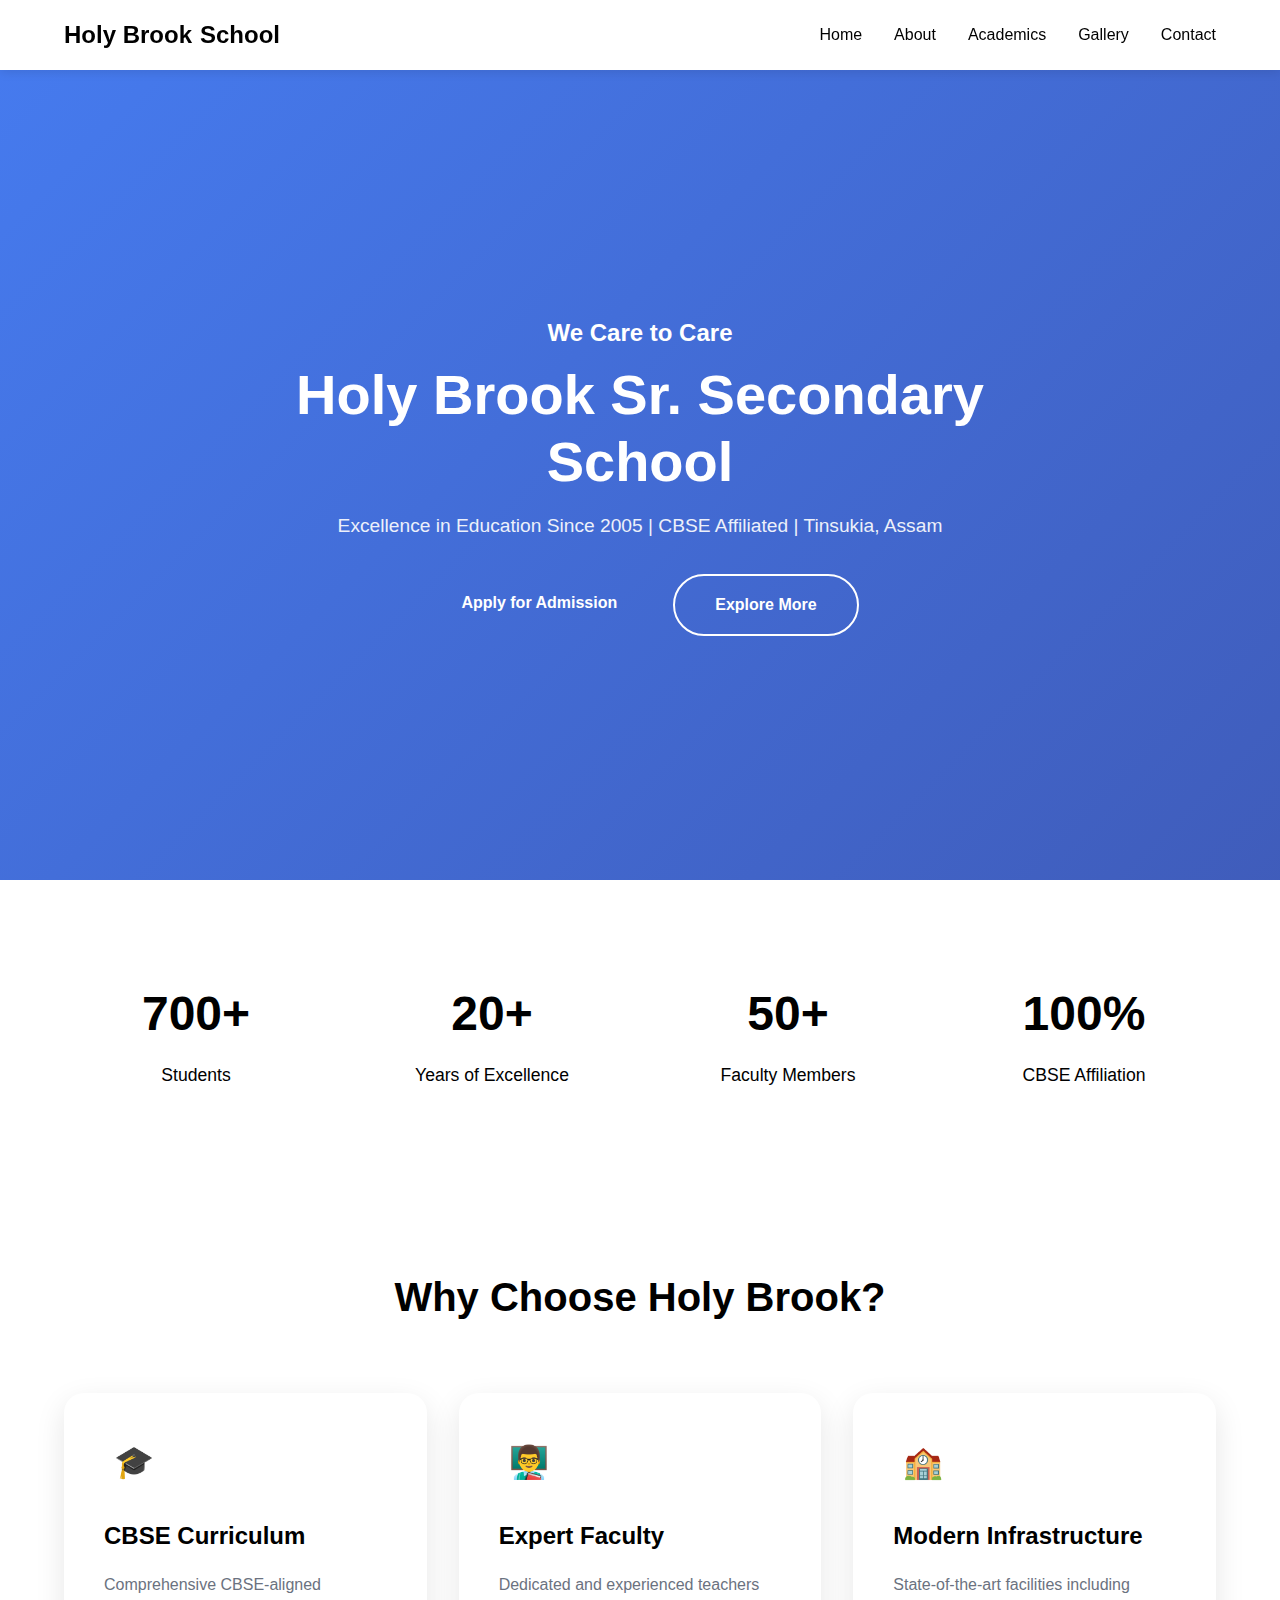
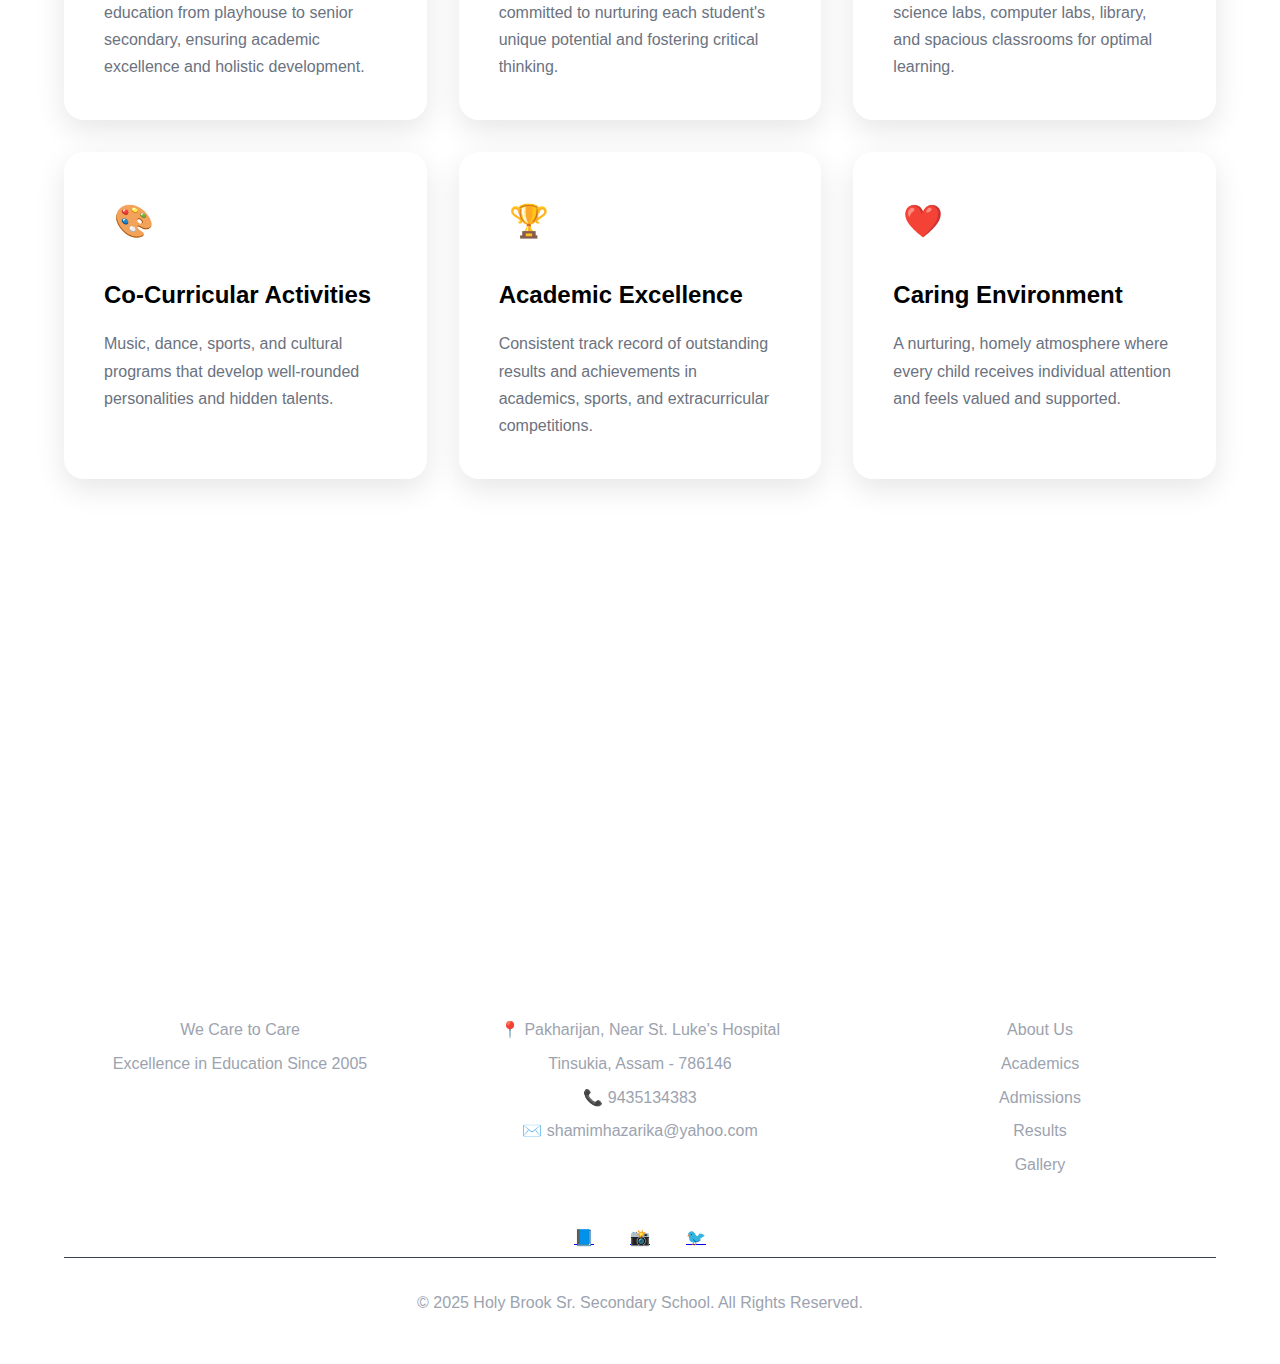
<file: hb-main/index.html>
<!DOCTYPE html>
<html lang="en">
<head>
    <meta charset="UTF-8">
    <meta name="viewport" content="width=device-width, initial-scale=1.0">
    <title>Holy Brook Sr. Secondary School - Tinsukia, Assam</title>
    <link rel="stylesheet" href="style.css">
    
</head>
<body>
    <!-- Navigation -->
    <nav>
        <div class="logo">
            Holy Brook <span>School</span>
        </div>
        <ul class="nav-links" id="navLinks">
            <li><a href="#home">Home</a></li>
            <li><a href="about.html" >About</a></li>
            <li><a href="#academics">Academics</a></li>
            <li><a href="gallery.html">Gallery</a></li>
            <li><a href="#contact">Contact</a></li>
        </ul>
        <div class="menu-toggle" id="menuToggle">
            <span></span>
            <span></span>
            <span></span>
        </div>
    </nav>

    <!-- Hero Section -->
    <section class="hero" id="home">
        <div class="hero-content">
            <div class="tagline">We Care to Care</div>
            <h1>Holy Brook Sr. Secondary School</h1>
            <p>Excellence in Education Since 2005 | CBSE Affiliated | Tinsukia, Assam</p>
            <div class="cta-buttons">
                <a href="#admissions" class="btn btn-primary">Apply for Admission</a>
                <a href="#about" class="btn btn-secondary">Explore More</a>
            </div>
        </div>
    </section>

    <!-- Stats Section -->
    <section class="stats">
        <div class="stat-card">
            <div class="stat-number">700+</div>
            <div class="stat-label">Students</div>
        </div>
        <div class="stat-card">
            <div class="stat-number">20+</div>
            <div class="stat-label">Years of Excellence</div>
        </div>
        <div class="stat-card">
            <div class="stat-number">50+</div>
            <div class="stat-label">Faculty Members</div>
        </div>
        <div class="stat-card">
            <div class="stat-number">100%</div>
            <div class="stat-label">CBSE Affiliation</div>
        </div>
    </section>

    <!-- Features Section -->
    <section class="features" id="academics">
        <h2 class="section-title">Why Choose Holy Brook?</h2>
        <div class="features-grid">
            <div class="feature-card">
                <div class="feature-icon">🎓</div>
                <h3>CBSE Curriculum</h3>
                <p>Comprehensive CBSE-aligned education from playhouse to senior secondary, ensuring academic excellence and holistic development.</p>
            </div>
            <div class="feature-card">
                <div class="feature-icon">👨‍🏫</div>
                <h3>Expert Faculty</h3>
                <p>Dedicated and experienced teachers committed to nurturing each student's unique potential and fostering critical thinking.</p>
            </div>
            <div class="feature-card">
                <div class="feature-icon">🏫</div>
                <h3>Modern Infrastructure</h3>
                <p>State-of-the-art facilities including science labs, computer labs, library, and spacious classrooms for optimal learning.</p>
            </div>
            <div class="feature-card">
                <div class="feature-icon">🎨</div>
                <h3>Co-Curricular Activities</h3>
                <p>Music, dance, sports, and cultural programs that develop well-rounded personalities and hidden talents.</p>
            </div>
            <div class="feature-card">
                <div class="feature-icon">🏆</div>
                <h3>Academic Excellence</h3>
                <p>Consistent track record of outstanding results and achievements in academics, sports, and extracurricular competitions.</p>
            </div>
            <div class="feature-card">
                <div class="feature-icon">❤️</div>
                <h3>Caring Environment</h3>
                <p>A nurturing, homely atmosphere where every child receives individual attention and feels valued and supported.</p>
            </div>
        </div>
    </section>
    

    <!-- CTA Section -->
    <section class="cta-section" id="admissions">
        <h2>Ready to Join Our Family?</h2>
        <p>Give your child the gift of quality education in a caring environment</p>
        <div class="cta-buttons">
            <a href="#contact" class="btn btn-primary">Enquire Now</a>
            <a href="#" class="btn btn-secondary">Download Prospectus</a>
        </div>
    </section>

    <!-- Footer -->
    <footer id="contact">
        <div class="footer-content">
            <div class="footer-section">
                <h3>Holy Brook School</h3>
                <p>We Care to Care</p>
                <p>Excellence in Education Since 2005</p>
            </div>
            <div class="footer-section">
                <h3>Contact Info</h3>
                <p>📍 Pakharijan, Near St. Luke's Hospital</p>
                <p>Tinsukia, Assam - 786146</p>
                <p>📞 9435134383</p>
                <p>✉️ shamimhazarika@yahoo.com</p>
            </div>
            <div class="footer-section">
                <h3>Quick Links</h3>
                <a href="#about">About Us</a>
                <a href="#academics">Academics</a>
                <a href="#admissions">Admissions</a>
                <a href="#">Results</a>
                <a href="#">Gallery</a>
            </div>
        </div>
        <div class="social-links">
            <a href="#">📘</a>
            <a href="#">📸</a>
            <a href="#">🐦</a>
        </div>
        <div class="copyright">
            <p>&copy; 2025 Holy Brook Sr. Secondary School. All Rights Reserved.</p>
        </div>
    </footer>

    <script>
        // Mobile Menu Toggle
        const menuToggle = document.getElementById('menuToggle');
        const navLinks = document.getElementById('navLinks');

        menuToggle.addEventListener('click', () => {
            navLinks.classList.toggle('active');
        });

        // Close menu when clicking on a link
        document.querySelectorAll('.nav-links a').forEach(link => {
            link.addEventListener('click', () => {
                navLinks.classList.remove('active');
            });
        });

        // Smooth scrolling
        document.querySelectorAll('a[href^="#"]').forEach(anchor => {
            anchor.addEventListener('click', function (e) {
                e.preventDefault();
                const target = document.querySelector(this.getAttribute('href'));
                if (target) {
                    target.scrollIntoView({
                        behavior: 'smooth',
                        block: 'start'
                    });
                }
            });
        });

        // Navbar scroll effect
        window.addEventListener('scroll', () => {
            const nav = document.querySelector('nav');
            if (window.scrollY > 50) {
                nav.style.boxShadow = '0 5px 20px rgba(0,0,0,0.15)';
            } else {
                nav.style.boxShadow = '0 2px 10px rgba(0,0,0,0.1)';
            }
        });

        // Animate elements on scroll
        const observerOptions = {
            threshold: 0.1,
            rootMargin: '0px 0px -100px 0px'
        };

        const observer = new IntersectionObserver((entries) => {
            entries.forEach(entry => {
                if (entry.isIntersecting) {
                    entry.target.style.animation = 'fadeInUp 0.8s ease forwards';
                }
            });
        }, observerOptions);

        document.querySelectorAll('.feature-card, .stat-card').forEach(el => {
            observer.observe(el);
        });
    </script>
</body>
</html>
</file>
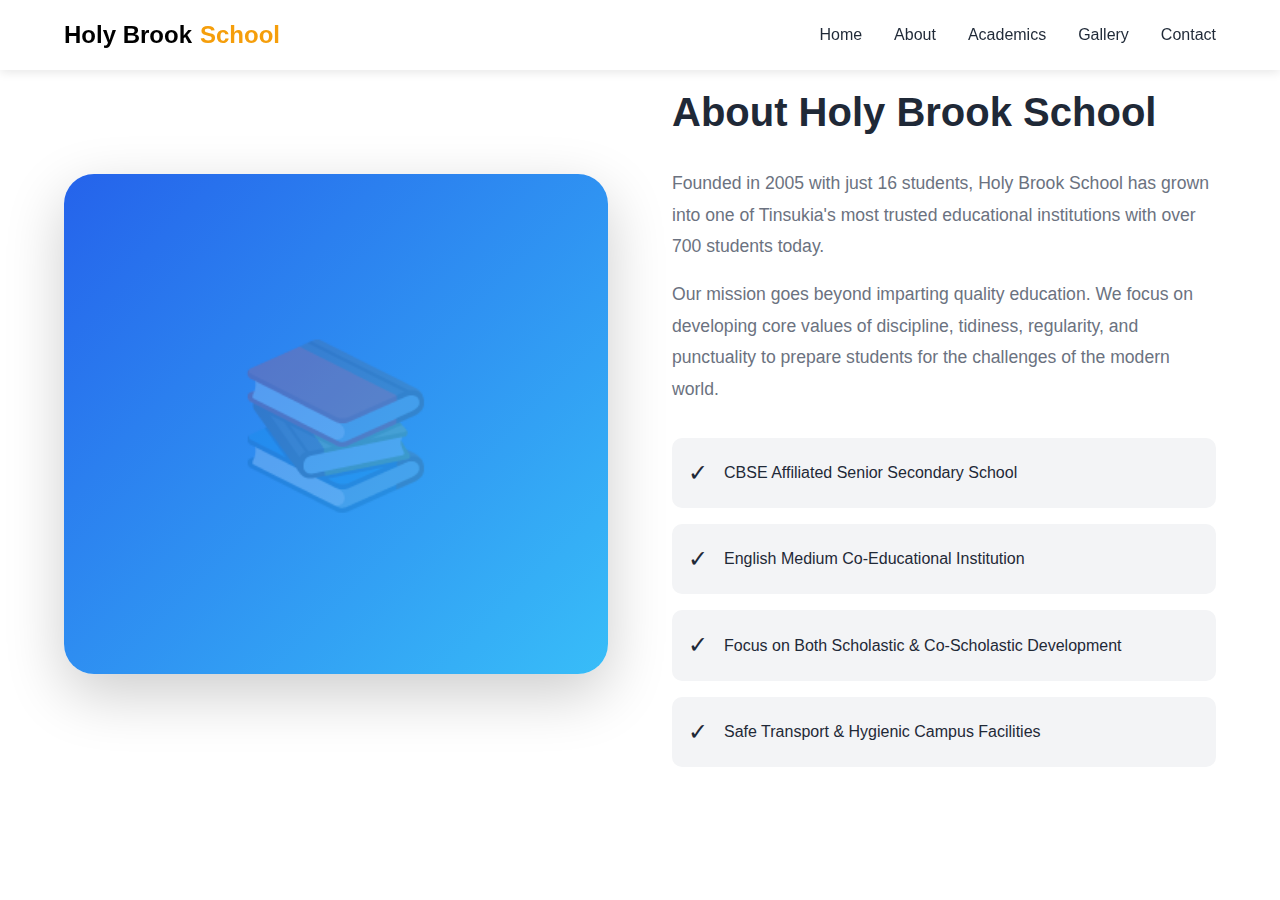
<file: about.html>
<!DOCTYPE html>
<html lang="en">
<head>
    <meta charset="UTF-8">
    <meta name="viewport" content="width=device-width, initial-scale=1.0">
    <title>Document</title>
    <link rel="stylesheet" href="style.css">
</head>
<body>
      <nav>
        <div class="logo">
            Holy Brook <span>School</span>
        </div>
        <ul class="nav-links" id="navLinks">
            <li><a href="#home">Home</a></li>
            <li><a href="about.html" >About</a></li>
            <li><a href="#academics">Academics</a></li>
            <li><a href="gallery.html">Gallery</a></li>
            <li><a href="#contact">Contact</a></li>
        </ul>
        <div class="menu-toggle" id="menuToggle">
            <span></span>
            <span></span>
            <span></span>
        </div>
    </nav>

    <section class="about" id="about">
        <div class="about-image"></div>
        <div class="about-content">
            <h2>About Holy Brook School</h2>
            <p>Founded in 2005 with just 16 students, Holy Brook School has grown into one of Tinsukia's most trusted educational institutions with over 700 students today.</p>
            <p>Our mission goes beyond imparting quality education. We focus on developing core values of discipline, tidiness, regularity, and punctuality to prepare students for the challenges of the modern world.</p>
            <div class="about-highlights">
                <div class="highlight-item">
                    <span class="highlight-icon">✓</span>
                    <span>CBSE Affiliated Senior Secondary School</span>
                </div>
                <div class="highlight-item">
                    <span class="highlight-icon">✓</span>
                    <span>English Medium Co-Educational Institution</span>
                </div>
                <div class="highlight-item">
                    <span class="highlight-icon">✓</span>
                    <span>Focus on Both Scholastic & Co-Scholastic Development</span>
                </div>
                <div class="highlight-item">
                    <span class="highlight-icon">✓</span>
                    <span>Safe Transport & Hygienic Campus Facilities</span>
                </div>
            </div>
        </div>
    </section>
</body>
</html>
</file>
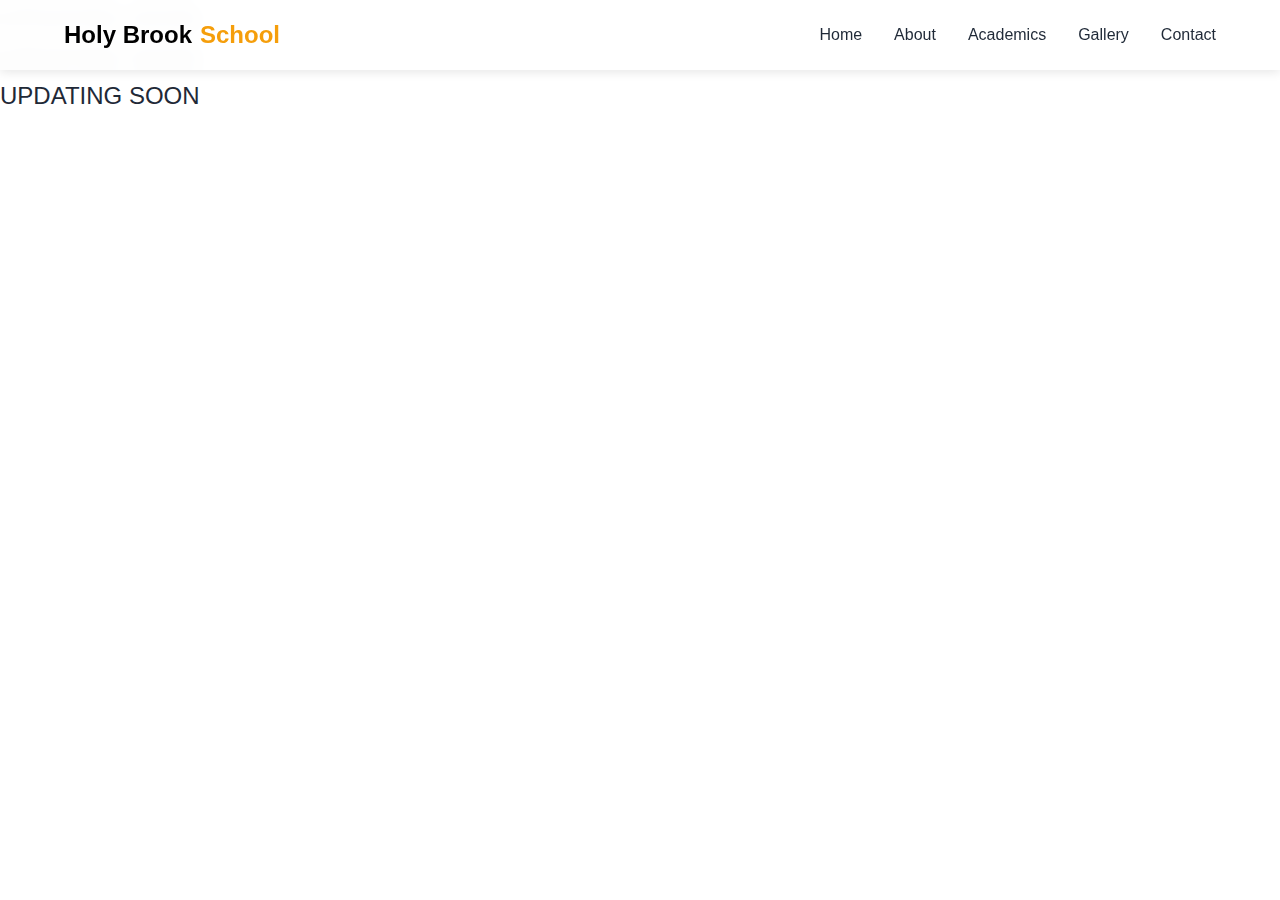
<file: gallery.html>
<!DOCTYPE html>
<html lang="en">
<head>
    <meta charset="UTF-8">
    <meta name="viewport" content="width=device-width, initial-scale=1.0">
    <title>Document</title>
    <link rel="stylesheet" href="style.css">
</head>
<body>
      <nav>
        <div class="logo">
            Holy Brook <span>School</span>
        </div>
        <ul class="nav-links" id="navLinks">
            <li><a href="#home">Home</a></li>
            <li><a href="about.html" >About</a></li>
            <li><a href="#academics">Academics</a></li>
            <li><a href="gallery.html">Gallery</a></li>
            <li><a href="#contact">Contact</a></li>
        </ul>
        <div class="menu-toggle" id="menuToggle">
            <span></span>
            <span></span>
            <span></span>
        </div>
    </nav>
    
    <style>h2{font-weight: 500;}</style>
    <h2> UPDATING SOON</h2><h2> UPDATING SOON</h2><h2> UPDATING SOON</h2>

</body>
</html>
</file>
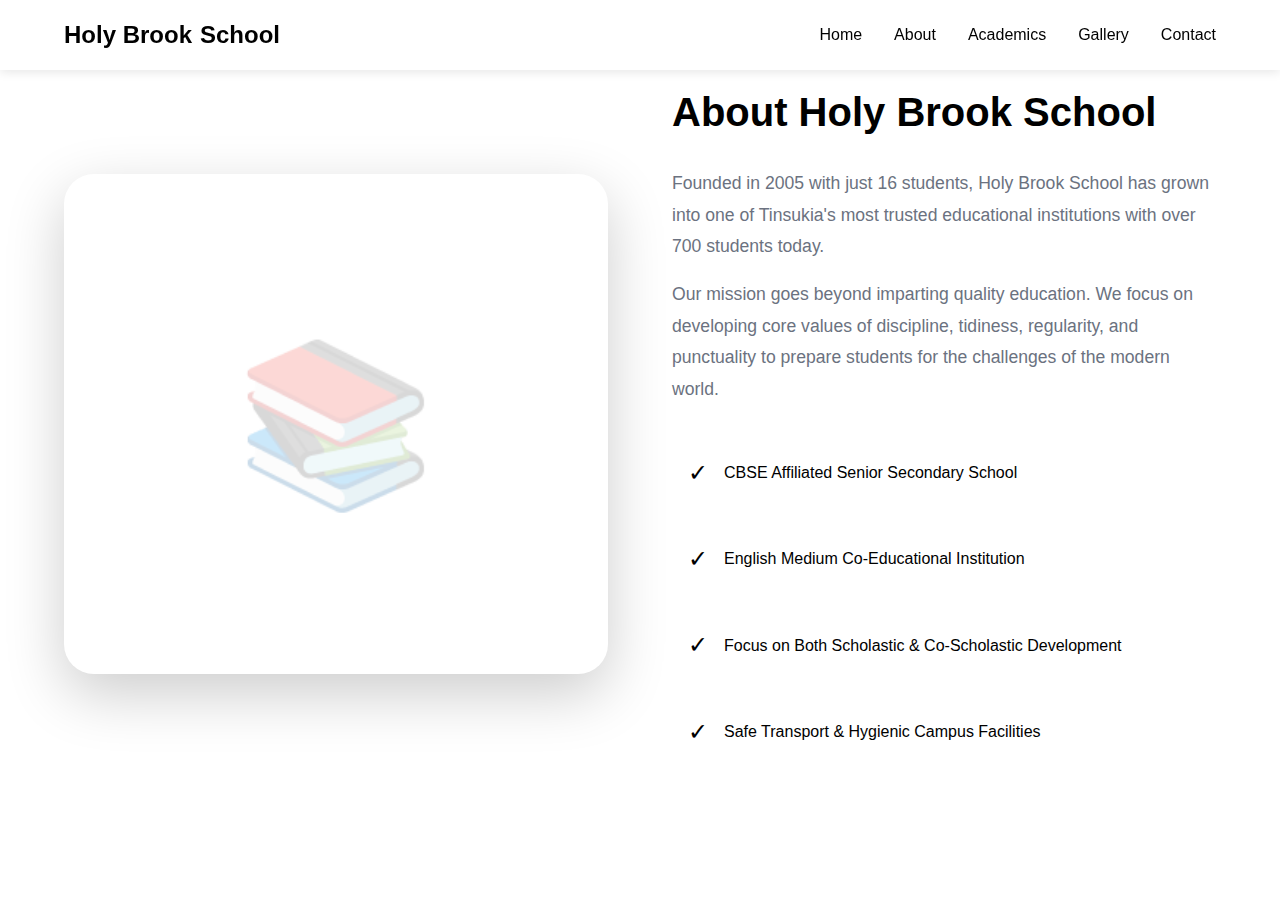
<file: hb-main/about.html>
<!DOCTYPE html>
<html lang="en">
<head>
    <meta charset="UTF-8">
    <meta name="viewport" content="width=device-width, initial-scale=1.0">
    <title>Document</title>
    <link rel="stylesheet" href="style.css">
</head>
<body>
      <nav>
        <div class="logo">
            Holy Brook <span>School</span>
        </div>
        <ul class="nav-links" id="navLinks">
            <li><a href="index.html">Home</a></li>
            <li><a href="about.html" >About</a></li>
            <li><a href="#academics">Academics</a></li>
            <li><a href="gallery.html">Gallery</a></li>
            <li><a href="index.html#contact">Contact</a></li>
        </ul>
        <div class="menu-toggle" id="menuToggle">
            <span></span>
            <span></span>
            <span></span>
        </div>
    </nav>

    <section class="about" id="about">
        <div class="about-image"></div>
        <div class="about-content">
            <h2>About Holy Brook School</h2>
            <p>Founded in 2005 with just 16 students, Holy Brook School has grown into one of Tinsukia's most trusted educational institutions with over 700 students today.</p>
            <p>Our mission goes beyond imparting quality education. We focus on developing core values of discipline, tidiness, regularity, and punctuality to prepare students for the challenges of the modern world.</p>
            <div class="about-highlights">
                <div class="highlight-item">
                    <span class="highlight-icon">✓</span>
                    <span>CBSE Affiliated Senior Secondary School</span>
                </div>
                <div class="highlight-item">
                    <span class="highlight-icon">✓</span>
                    <span>English Medium Co-Educational Institution</span>
                </div>
                <div class="highlight-item">
                    <span class="highlight-icon">✓</span>
                    <span>Focus on Both Scholastic & Co-Scholastic Development</span>
                </div>
                <div class="highlight-item">
                    <span class="highlight-icon">✓</span>
                    <span>Safe Transport & Hygienic Campus Facilities</span>
                </div>
            </div>
        </div>
    </section>
</body>
</html>
</file>
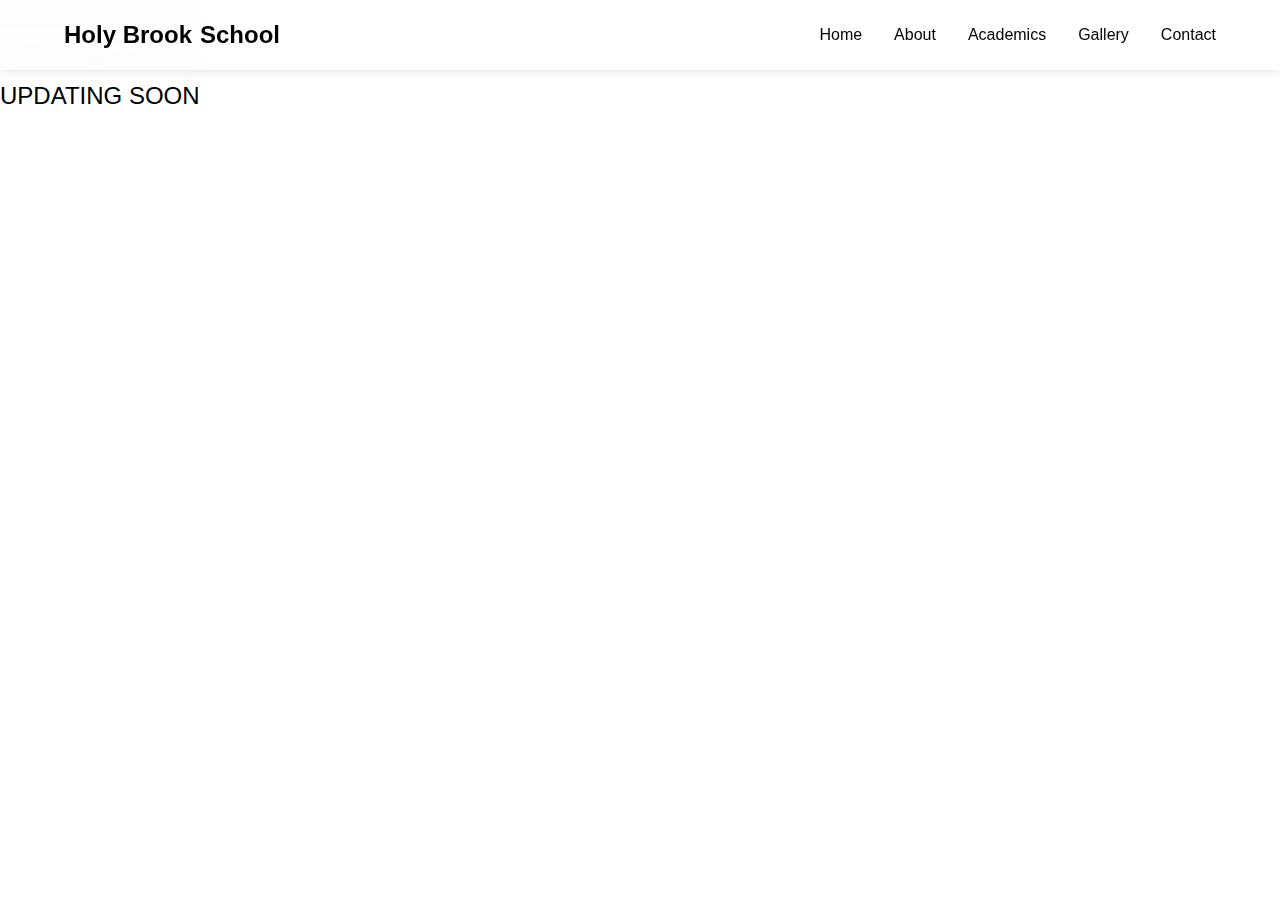
<file: hb-main/gallery.html>
<!DOCTYPE html>
<html lang="en">
<head>
    <meta charset="UTF-8">
    <meta name="viewport" content="width=device-width, initial-scale=1.0">
    <title>Document</title>
    <link rel="stylesheet" href="style.css">
</head>
<body>
      <nav>
        <div class="logo">
            Holy Brook <span>School</span>
        </div>
        <ul class="nav-links" id="navLinks">
            <li><a href="index.html">Home</a></li>
            <li><a href="about.html" >About</a></li>
            <li><a href="#academics">Academics</a></li>
            <li><a href="gallery.html">Gallery</a></li>
            <li><a href="index.html#contact">Contact</a></li>
        </ul>
        <div class="menu-toggle" id="menuToggle">
            <span></span>
            <span></span>
            <span></span>
        </div>
    </nav>
    
    <style>h2{font-weight: 500;}</style>
    <h2> UPDATING SOON</h2><h2> UPDATING SOON</h2><h2> UPDATING SOON</h2>

</body>

</html>
</file>
<file: hb-main/style.css>
* {
    margin: 0;
    padding: 0;
    box-sizing: border-box;
}


:root {
  /* Brand Colors */
  --primary-red: #D71920;
  --primary-black: #0B0B0B;
  --accent-yellow: #F4C430;

  /* Neutrals */
  --white: #FFFFFF;
  --light-grey: #F5F5F5;

  /* Text */
  --text-dark: #333333;
  --text-muted: #666666;

  /* UI */
  --border-radius: 6px;
  --transition: 0.3s ease;
}



body {
    font-family: 'Segoe UI', Tahoma, Geneva, Verdana, sans-serif;
    line-height: 1.6;
    color: var(--dark);
    overflow-x: hidden;
}

/* Navbar */
nav {
    position: fixed;
    top: 0;
    width: 100%;
    background: rgba(255, 255, 255, 0.95);
    backdrop-filter: blur(10px);
    padding: 1rem 5%;
    display: flex;
    justify-content: space-between;
    align-items: center;
    z-index: 1000;
    box-shadow: 0 2px 10px rgba(0,0,0,0.1);
    transition: all 0.3s ease;
}

.logo {
    font-size: 1.5rem;
    font-weight: 700;
    color: var(--primary);
    display: flex;
    align-items: center;
    gap: 0.5rem;
}

.logo span {
    color: var(--secondary);
}

.nav-links {
    display: flex;
    gap: 2rem;
    list-style: none;
}

.nav-links a {
    color: var(--dark);
    text-decoration: none;
    font-weight: 500;
    transition: color 0.3s ease;
    position: relative;
}

.nav-links a::after {
    content: '';
    position: absolute;
    bottom: -5px;
    left: 0;
    width: 0;
    height: 2px;
    background: var(--primary);
    transition: width 0.3s ease;
}

.nav-links a:hover::after {
    width: 100%;
}

.menu-toggle {
    display: none;
    flex-direction: column;
    cursor: pointer;
}

.menu-toggle span {
    width: 25px;
    height: 3px;
    background: var(--dark);
    margin: 3px 0;
    transition: 0.3s;
}

/* Hero Section */
.hero {
    margin-top: 70px;
    min-height: 90vh;
    background-image: url('https://www.hbstinsukia.com/attach/slider/02022020383626.jpg');
    background-size: cover;
    background-position: center;
    background-repeat: no-repeat;
    background-attachment: fixed;
    display: flex;
    align-items: center;
    justify-content: center;
    text-align: center;
    color: var(--white);
    padding: 2rem 5%;
    position: relative;
    overflow: hidden;
}

.hero::before {
    content: '';
    position: absolute;
    top: 0;
    left: 0;
    right: 0;
    bottom: 0;
    background: linear-gradient(135deg, rgba(37, 99, 235, 0.85) 0%, rgba(30, 64, 175, 0.85) 100%);
    z-index: 0;
}

.hero-content {
    max-width: 800px;
    z-index: 1;
    animation: fadeInUp 1s ease;
}

.hero h1 {
    font-size: 3.5rem;
    margin-bottom: 1rem;
    line-height: 1.2;
}

.hero .tagline {
    font-size: 1.5rem;
    margin-bottom: 0.5rem;
    color: var(--secondary);
    font-weight: 600;
}

.hero p {
    font-size: 1.2rem;
    margin-bottom: 2rem;
    opacity: 0.9;
}

.cta-buttons {
    display: flex;
    gap: 1rem;
    justify-content: center;
    flex-wrap: wrap;
}

.btn {
    padding: 1rem 2.5rem;
    border: none;
    border-radius: 50px;
    font-size: 1rem;
    font-weight: 600;
    cursor: pointer;
    transition: all 0.3s ease;
    text-decoration: none;
    display: inline-block;
}

.btn-primary {
    background: var(--secondary);
    color: var(--dark);
}

.btn-primary:hover {
    background: #d97706;
    transform: translateY(-3px);
    box-shadow: 0 10px 20px rgba(245, 158, 11, 0.3);
}

.btn-secondary {
    background: transparent;
    color: var(--white);
    border: 2px solid var(--white);
}

.btn-secondary:hover {
    background: var(--white);
    color: var(--primary);
    transform: translateY(-3px);
}

/* Stats Section */
.stats {
    padding: 4rem 5%;
    background: var(--white);
    display: grid;
    grid-template-columns: repeat(auto-fit, minmax(200px, 1fr));
    gap: 2rem;
    text-align: center;
}

.stat-card {
    padding: 2rem;
    transition: transform 0.3s ease;
}

.stat-card:hover {
    transform: translateY(-10px);
}

.stat-number {
    font-size: 3rem;
    font-weight: 700;
    color: var(--primary);
    margin-bottom: 0.5rem;
}

.stat-label {
    font-size: 1.1rem;
    color: var(--dark);
}

/* Features Section */
.features {
    padding: 5rem 5%;
    background: linear-gradient(to bottom, var(--white), var(--light));
}

.section-title {
    text-align: center;
    font-size: 2.5rem;
    color: var(--dark);
    margin-bottom: 3rem;
    position: relative;
}

.section-title::after {
    content: '';
    position: absolute;
    bottom: -10px;
    left: 50%;
    transform: translateX(-50%);
    width: 100px;
    height: 4px;
    background: var(--secondary);
    border-radius: 2px;
}

.features-grid {
    display: grid;
    grid-template-columns: repeat(auto-fit, minmax(280px, 1fr));
    gap: 2rem;
    margin-top: 4rem;
}

.feature-card {
    background: var(--white);
    padding: 2.5rem;
    border-radius: 20px;
    box-shadow: 0 10px 30px rgba(0,0,0,0.1);
    transition: all 0.3s ease;
    position: relative;
    overflow: hidden;
}

.feature-card::before {
    content: '';
    position: absolute;
    top: 0;
    left: 0;
    width: 100%;
    height: 5px;
    background: linear-gradient(90deg, var(--primary), var(--secondary));
}

.feature-card:hover {
    transform: translateY(-10px);
    box-shadow: 0 20px 40px rgba(0,0,0,0.15);
}

.feature-icon {
    width: 60px;
    height: 60px;
    background: linear-gradient(135deg, var(--primary), var(--accent));
    border-radius: 15px;
    display: flex;
    align-items: center;
    justify-content: center;
    font-size: 2rem;
    margin-bottom: 1.5rem;
}

.feature-card h3 {
    color: var(--dark);
    font-size: 1.5rem;
    margin-bottom: 1rem;
}

.feature-card p {
    color: #6b7280;
    line-height: 1.7;
}

/* About Section */
.about {
    padding: 5rem 5%;
    background: var(--white);
    display: grid;
    grid-template-columns: 1fr 1fr;
    gap: 4rem;
    align-items: center;
}

.about-image {
    width: 100%;
    height: 500px;
    background: linear-gradient(135deg, var(--primary) 0%, var(--accent) 100%);
    border-radius: 30px;
    box-shadow: 0 20px 60px rgba(0,0,0,0.2);
    position: relative;
    overflow: hidden;
}

.about-image::before {
    content: '📚';
    position: absolute;
    top: 50%;
    left: 50%;
    transform: translate(-50%, -50%);
    font-size: 10rem;
    opacity: 0.2;
}

.about-content h2 {
    font-size: 2.5rem;
    color: var(--dark);
    margin-bottom: 1.5rem;
}

.about-content p {
    color: #6b7280;
    font-size: 1.1rem;
    margin-bottom: 1rem;
    line-height: 1.8;
}

.about-highlights {
    display: grid;
    gap: 1rem;
    margin-top: 2rem;
}

.highlight-item {
    display: flex;
    align-items: center;
    gap: 1rem;
    padding: 1rem;
    background: var(--light);
    border-radius: 10px;
    transition: all 0.3s ease;
}

.highlight-item:hover {
    background: var(--primary);
    color: var(--white);
    transform: translateX(10px);
}

.highlight-icon {
    font-size: 1.5rem;
}

/* CTA Section */
.cta-section {
    padding: 5rem 5%;
    background: linear-gradient(135deg, var(--accent) 0%, var(--primary) 100%);
    text-align: center;
    color: var(--white);
}

.cta-section h2 {
    font-size: 2.5rem;
    margin-bottom: 1rem;
}

.cta-section p {
    font-size: 1.2rem;
    margin-bottom: 2rem;
    opacity: 0.9;
}

/* Footer */
footer {
    background: var(--dark);
    color: var(--white);
    padding: 3rem 5%;
    text-align: center;
}

.footer-content {
    display: grid;
    grid-template-columns: repeat(auto-fit, minmax(250px, 1fr));
    gap: 3rem;
    margin-bottom: 2rem;
}

.footer-section h3 {
    color: var(--secondary);
    margin-bottom: 1rem;
}

.footer-section p, .footer-section a {
    color: #9ca3af;
    text-decoration: none;
    display: block;
    margin-bottom: 0.5rem;
}

.footer-section a:hover {
    color: var(--secondary);
}

.social-links {
    display: flex;
    gap: 1rem;
    justify-content: center;
    margin-top: 1rem;
}

.social-links a {
    width: 40px;
    height: 40px;
    background: var(--primary);
    border-radius: 50%;
    display: flex;
    align-items: center;
    justify-content: center;
    transition: all 0.3s ease;
}

.social-links a:hover {
    background: var(--secondary);
    transform: translateY(-5px);
}

.copyright {
    border-top: 1px solid #374151;
    padding-top: 2rem;
    color: #9ca3af;
}

/* Animations */
@keyframes fadeInUp {
    from {
        opacity: 0;
        transform: translateY(30px);
    }
    to {
        opacity: 1;
        transform: translateY(0);
    }
}

/* Responsive */
@media (max-width: 768px) {
    .nav-links {
        position: fixed;
        top: 70px;
        left: -100%;
        flex-direction: column;
        background: var(--white);
        width: 100%;
        padding: 2rem;
        box-shadow: 0 10px 30px rgba(0,0,0,0.1);
        transition: left 0.3s ease;
    }

    .nav-links.active {
        left: 0;
    }

    .menu-toggle {
        display: flex;
    }

    .hero h1 {
        font-size: 2.5rem;
    }

    .hero .tagline {
        font-size: 1.2rem;
    }

    .hero p {
        font-size: 1rem;
    }

    .about {
        grid-template-columns: 1fr;
    }

    .about-image {
        height: 350px;
    }

    .stats {
        grid-template-columns: repeat(2, 1fr);
    }

    .features-grid {
        grid-template-columns: 1fr;
    }

    .cta-buttons {
        flex-direction: column;
    }
}
</file>
<file: style.css>
* {
    margin: 0;
    padding: 0;
    box-sizing: border-box;
}

:root {
  /* CHANGED (blue → dark blue gradient) */
  --primary: #2563eb;        /* Royal Blue */
  --primary-dark: #1e3a8a;   /* Deep Dark Blue */
  --accent: #38bdf8;         /* Sky Blue highlight */

  /* UNCHANGED (as requested) */
  --secondary: #f59e0b;
  --dark: #1f2937;
  --light: #f3f4f6;
  --white: #ffffff;
}

body {
    font-family: 'Segoe UI', Tahoma, Geneva, Verdana, sans-serif;
    line-height: 1.6;
    color: var(--dark);
    overflow-x: hidden;
}

/* Navbar */
nav {
    position: fixed;
    top: 0;
    width: 100%;
    background: rgba(255, 255, 255, 0.95);
    backdrop-filter: blur(10px);
    padding: 1rem 5%;
    display: flex;
    justify-content: space-between;
    align-items: center;
    z-index: 1000;
    box-shadow: 0 2px 10px rgba(0,0,0,0.1);
    transition: all 0.3s ease;
    height: 70px;
}
.logo-img {
    width: 51px;
    height: 51px;
    border-radius: 50%;
    object-fit: cover;
}
.logo {
    font-size: 1.5rem;
    font-weight: 800;
    color: black;
    display: flex;
    align-items: center;
    gap: 0.5rem;    
    font-family: Arial, Helvetica, sans-serif;
}

.logo span {
    color: var(--secondary);
}

.nav-links {
    display: flex;
    gap: 2rem;
    list-style: none;
}

.nav-links a {
    color: var(--dark);
    text-decoration: none;
    font-weight: 500;
    transition: color 0.3s ease;
    position: relative;
}

.nav-links a::after {
    content: '';
    position: absolute;
    bottom: -5px;
    left: 0;
    width: 0;
    height: 2px;
    background: var(--primary);
    transition: width 0.3s ease;
}

.nav-links a:hover::after {
    width: 100%;
}

.menu-toggle {
    display: none;
    flex-direction: column;
    cursor: pointer;
}

.menu-toggle span {
    width: 25px;
    height: 3px;
    background: var(--dark);
    margin: 3px 0;
    transition: 0.3s;
}

/* Hero Section */
.hero {
    margin-top: 70px;
    min-height: 90vh;
    background-image: url('https://www.hbstinsukia.com/attach/slider/02022020383626.jpg');
    background-size: cover;
    background-position: center;
    background-repeat: no-repeat;
    background-attachment: fixed;
    display: flex;
    align-items: center;
    justify-content: center;
    text-align: center;
    color: var(--white);
    padding: 2rem 5%;
    position: relative;
    overflow: hidden;
}

.hero::before {
    content: '';
    position: absolute;
    top: 0;
    left: 0;
    right: 0;
    bottom: 0;
    background: linear-gradient(135deg, rgba(37, 99, 235, 0.85) 0%, rgba(30, 64, 175, 0.85) 100%);
    z-index: 0;
}

.hero-content {
    max-width: 800px;
    z-index: 1;
    animation: fadeInUp 1s ease;
}

.hero h1 {
    font-size: 3.5rem;
    margin-bottom: 1rem;
    line-height: 1.2;
}

.hero .tagline {
    font-size: 1.5rem;
    margin-bottom: 0.5rem;
    color: var(--secondary);
    font-weight: 600;
}

.hero p {
    font-size: 1.2rem;
    margin-bottom: 2rem;
    opacity: 0.9;
}

.cta-buttons {
    display: flex;
    gap: 1rem;
    justify-content: center;
    flex-wrap: wrap;
}

.btn {
    padding: 1rem 2.5rem;
    border: none;
    border-radius: 50px;
    font-size: 1rem;
    font-weight: 600;
    cursor: pointer;
    transition: all 0.3s ease;
    text-decoration: none;
    display: inline-block;
}

.btn-primary {
    background: var(--secondary);
    color: var(--dark);
}

.btn-primary:hover {
    background: #d97706;
    transform: translateY(-3px);
    box-shadow: 0 10px 20px rgba(245, 158, 11, 0.3);
}

.btn-secondary {
    background: transparent;
    color: var(--white);
    border: 2px solid var(--white);
}

.btn-secondary:hover {
    background: var(--white);
    color: var(--primary);
    transform: translateY(-3px);
}

/* Stats Section */
.stats {
    padding: 4rem 5%;
    background: var(--white);
    display: grid;
    grid-template-columns: repeat(auto-fit, minmax(200px, 1fr));
    gap: 2rem;
    text-align: center;
}

.stat-card {
    padding: 2rem;
    transition: transform 0.3s ease;
}

.stat-card:hover {
    transform: translateY(-10px);
}

.stat-number {
    font-size: 3rem;
    font-weight: 700;
    color: var(--primary);
    margin-bottom: 0.5rem;
}

.stat-label {
    font-size: 1.1rem;
    color: var(--dark);
}

/* Features Section */
.features {
    padding: 5rem 5%;
    background: linear-gradient(to bottom, var(--white), var(--light));
}

.section-title {
    text-align: center;
    font-size: 2.5rem;
    color: var(--dark);
    margin-bottom: 3rem;
    position: relative;
}

.section-title::after {
    content: '';
    position: absolute;
    bottom: -10px;
    left: 50%;
    transform: translateX(-50%);
    width: 100px;
    height: 4px;
    background: var(--secondary);
    border-radius: 2px;
}

.features-grid {
    display: grid;
    grid-template-columns: repeat(auto-fit, minmax(280px, 1fr));
    gap: 2rem;
    margin-top: 4rem;
}

.feature-card {
    background: var(--white);
    padding: 2.5rem;
    border-radius: 20px;
    box-shadow: 0 10px 30px rgba(0,0,0,0.1);
    transition: all 0.3s ease;
    position: relative;
    overflow: hidden;
}

.feature-card::before {
    content: '';
    position: absolute;
    top: 0;
    left: 0;
    width: 100%;
    height: 5px;
    background: white;
}

.feature-card:hover {
    transform: translateY(-10px);
    box-shadow: 0 20px 40px rgba(0,0,0,0.15);
}

.feature-icon {
    width: 60px;
    height: 60px;
    background: linear-gradient(135deg, var(--primary), var(--accent));
    border-radius: 15px;
    display: flex;
    align-items: center;
    justify-content: center;
    font-size: 2rem;
    margin-bottom: 1.5rem;
}

.feature-card h3 {
    color: var(--dark);
    font-size: 1.5rem;
    margin-bottom: 1rem;
}

.feature-card p {
    color: #6b7280;
    line-height: 1.7;
}

/* About Section */
.about {
    padding: 5rem 5%;
    background: var(--white);
    display: grid;
    grid-template-columns: 1fr 1fr;
    gap: 4rem;
    align-items: center;
}

.about-image {
    width: 100%;
    height: 500px;
    background: linear-gradient(135deg, var(--primary) 0%, var(--accent) 100%);
    border-radius: 30px;
    box-shadow: 0 20px 60px rgba(0,0,0,0.2);
    position: relative;
    overflow: hidden;
}

.about-image::before {
    content: '📚';
    position: absolute;
    top: 50%;
    left: 50%;
    transform: translate(-50%, -50%);
    font-size: 10rem;
    opacity: 0.2;
}

.about-content h2 {
    font-size: 2.5rem;
    color: var(--dark);
    margin-bottom: 1.5rem;
}

.about-content p {
    color: #6b7280;
    font-size: 1.1rem;
    margin-bottom: 1rem;
    line-height: 1.8;
}

.about-highlights {
    display: grid;
    gap: 1rem;
    margin-top: 2rem;
}

.highlight-item {
    display: flex;
    align-items: center;
    gap: 1rem;
    padding: 1rem;
    background: var(--light);
    border-radius: 10px;
    transition: all 0.3s ease;
}

.highlight-item:hover {
    background: var(--primary);
    color: var(--white);
    transform: translateX(10px);
}

.highlight-icon {
    font-size: 1.5rem;
}

/* CTA Section */
.cta-section {
    padding: 5rem 5%;
    background: linear-gradient(135deg, var(--accent) 0%, var(--primary) 100%);
    text-align: center;
    color: var(--white);
}

.cta-section h2 {
    font-size: 2.5rem;
    margin-bottom: 1rem;
}

.cta-section p {
    font-size: 1.2rem;
    margin-bottom: 2rem;
    opacity: 0.9;
}

/* Footer */
footer {
    background: var(--dark);
    color: var(--white);
    padding: 3rem 5%;
    text-align: center;
}

.footer-content {
    display: grid;
    grid-template-columns: repeat(auto-fit, minmax(250px, 1fr));
    gap: 3rem;
    margin-bottom: 2rem;
}

.footer-section h3 {
    color: var(--secondary);
    margin-bottom: 1rem;
}

.footer-section p, .footer-section a {
    color: #9ca3af;
    text-decoration: none;
    display: block;
    margin-bottom: 0.5rem;
}

.footer-section a:hover {
    color: var(--secondary);
}

.social-links {
    display: flex;
    gap: 1rem;
    justify-content: center;
    margin-top: 1rem;
}

.social-links a {
    width: 40px;
    height: 40px;
    background: var(--primary);
    border-radius: 50%;
    display: flex;
    align-items: center;
    justify-content: center;
    transition: all 0.3s ease;
}

.social-links a:hover {
    background: var(--secondary);
    transform: translateY(-5px);
}

.copyright {
    border-top: 1px solid #374151;
    padding-top: 2rem;
    color: #9ca3af;
}

/* Animations */
@keyframes fadeInUp {
    from {
        opacity: 0;
        transform: translateY(30px);
    }
    to {
        opacity: 1;
        transform: translateY(0);
    }
}

/* Responsive */
@media (max-width: 768px) {
    .nav-links {
        position: fixed;
        top: 70px;
        left: -100%;
        flex-direction: column;
        background: var(--white);
        width: 100%;
        padding: 2rem;
        box-shadow: 0 10px 30px rgba(0,0,0,0.1);
        transition: left 0.3s ease;
    }

    .nav-links.active {
        left: 0;
    }

    .menu-toggle {
        display: flex;
    }

    .hero h1 {
        font-size: 2.5rem;
    }

    .hero .tagline {
        font-size: 1.2rem;
    }

    .hero p {
        font-size: 1rem;
    }

    .about {
        grid-template-columns: 1fr;
    }

    .about-image {
        height: 350px;
    }

    .stats {
        grid-template-columns: repeat(2, 1fr);
    }

    .features-grid {
        grid-template-columns: 1fr;
    }

    .cta-buttons {
        flex-direction: column;
    }
}
       
        .principal-section {
            max-width: 1200px;
            margin: 0 auto;
            background: white;
            border-radius: 15px;
            overflow: hidden;
            box-shadow: 0 10px 40px rgba(0, 0, 0, 0.1);
        }

        .principal-container {
            display: grid;
            grid-template-columns: 1fr 1.2fr;
            gap: 0;
        }

        .principal-image {
            position: relative;
            overflow: hidden;
        }

        .principal-image img {
            width: 100%;
            height: 100%;
            object-fit: cover;
            display: block;
        }

        .principal-content {
            padding: 3rem 3.5rem;
            background: #ffffff;
        }

        .principal-title {
            font-size: 2rem;
            color: #1a5f3a;
            font-weight: 700;
            margin-bottom: 2rem;
            text-transform: uppercase;
            letter-spacing: 1px;
            border-bottom: 3px solid #1a5f3a;
            padding-bottom: 0.5rem;
        }

        .principal-greeting {
            font-size: 1.05rem;
            color: #333;
            font-weight: 600;
            margin-bottom: 1rem;
        }

        .principal-text {
            font-size: 1rem;
            color: #444;
            margin-bottom: 1.5rem;
            text-align: justify;
            text-indent: 2em;
        }

        .principal-text:first-of-type {
            text-indent: 0;
        }

        .principal-signature {
            margin-top: 2.5rem;
            padding-top: 1.5rem;
            border-top: 1px solid #e0e0e0;
        }

        .signature-text {
            font-size: 1rem;
            color: #666;
            margin-bottom: 0.5rem;
        }

        .signature-name {
            font-size: 1.15rem;
            color: #1a5f3a;
            font-style: italic;
            font-weight: 600;
            margin-bottom: 0.3rem;
        }

        .signature-position {
            font-size: 0.95rem;
            color: #666;
            font-style: italic;
        }

        /* Responsive Design */
        @media (max-width: 968px) {
            .principal-container {
                grid-template-columns: 1fr;
            }

            .principal-image {
                max-height: 500px;
            }

            .principal-content {
                padding: 2.5rem 2rem;
            }

            .principal-title {
                font-size: 1.75rem;
            }
        }

        @media (max-width: 640px) {
            body {
                padding: 1rem;
            }

            .principal-content {
                padding: 2rem 1.5rem;
            }

            .principal-title {
                font-size: 1.5rem;
            }

            .principal-text {
                font-size: 0.95rem;
                text-align: left;
            }
        }
</file>
